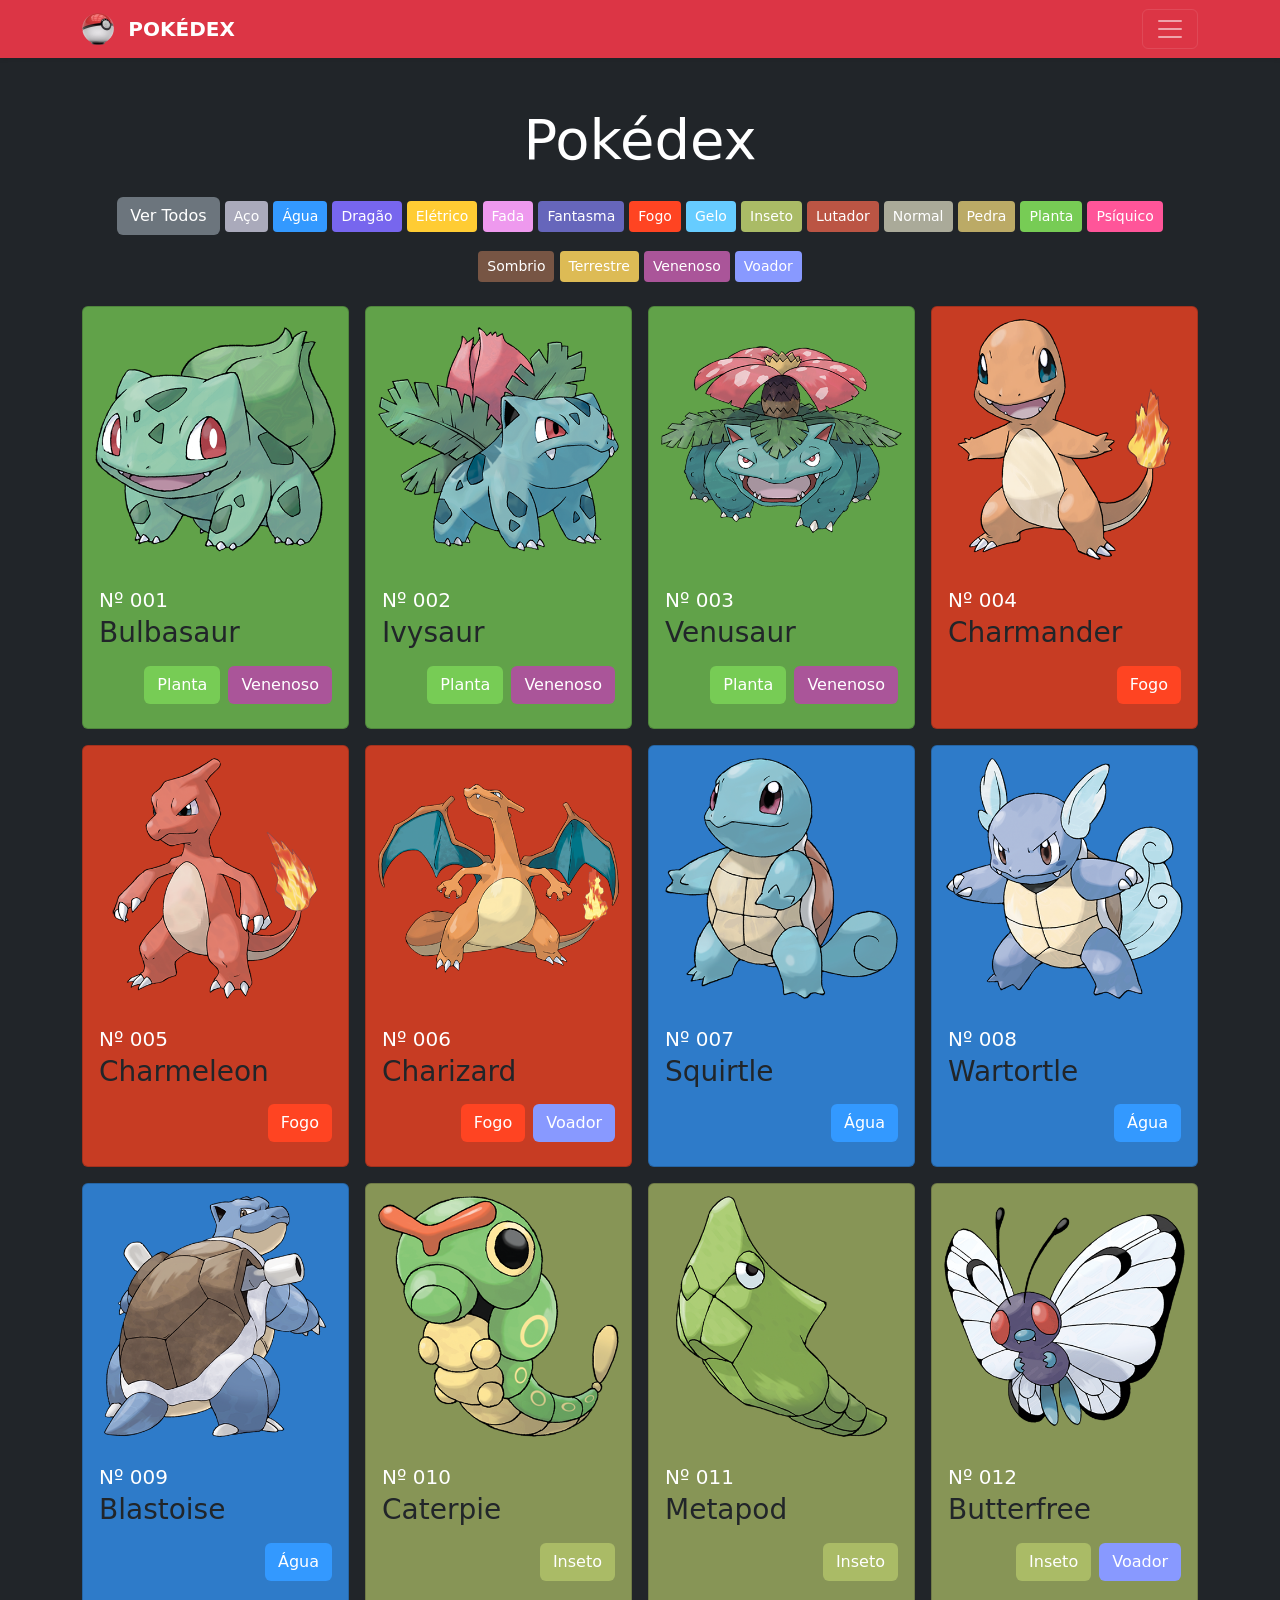
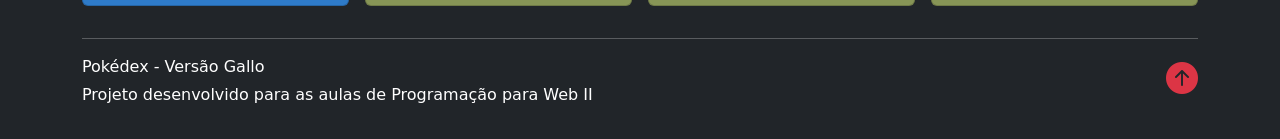
<file: Dados/Area Publica/index.html>
<!doctype html>
<html lang="pt-br">

<head>
    <meta charset="utf-8">
    <meta name="viewport" content="width=device-width, initial-scale=1">
    <title>Pokedex</title>

    <!-- Favicons -->
    <link rel="apple-touch-icon" href="img/favicons/apple-touch-icon.png" sizes="180x180">
    <link rel="icon" href="img/favicons/favicon-32x32.png" sizes="32x32" type="image/png">
    <link rel="icon" href="img/favicons/favicon-16x16.png" sizes="16x16" type="image/png">
    <link rel="icon" href="img/favicons/favicon.ico">

    <link href="https://cdn.jsdelivr.net/npm/bootstrap@5.3.3/dist/css/bootstrap.min.css" rel="stylesheet">
    <link rel="stylesheet" href="css/site.css" />

</head>

<body class="min-vh-100 d-flex flex-column justify-content-between bg-dark">
    <header>
        <div class="collapse bg-danger" id="navbarHeader">
            <div class="container">
                <div class="row">
                    <div class="col-sm-8 col-md-7 py-4">
                        <h4 class="text-white">Sobre</h4>
                        <p class="text-white">
                            Projeto desenvolvido para demonstrar a criação de páginas WEB com .Net 8.
                            Demonstrar a criação de aplicações com padrão MVC e persistência de dados em Banco MySQL,
                            além de boas práticas de Programação Orientada a Objetos e Páginas Dinâmicas.
                        </p>
                    </div>
                    <div class="col-sm-4 offset-md-1 py-4">
                        <h4 class="text-white">Contatos</h4>
                        <ul class="list-unstyled">
                            <li><a href="#" class="text-white">Follow on Twitter</a></li>
                            <li><a href="#" class="text-white">Like on Facebook</a></li>
                            <li><a href="#" class="text-white">E-mail</a></li>
                        </ul>
                    </div>
                </div>
            </div>
        </div>
        <div class="navbar navbar-dark bg-danger shadow-sm">
            <div class="container">
                <a href="#" class="navbar-brand d-flex align-items-center">
                    <img src="img/favicons/favicon-32x32.png" alt="Pokeball" class="me-2" />
                    &nbsp;<strong>POKÉDEX</strong>
                </a>
                <button class="navbar-toggler" type="button" data-bs-toggle="collapse" data-bs-target="#navbarHeader"
                    aria-controls="navbarHeader" aria-expanded="false" aria-label="Toggle navigation">
                    <span class="navbar-toggler-icon"></span>
                </button>
            </div>
        </div>
    </header>

    <main class="flex-fill d-flex align-items-center">
        <div class="pt-5 container">
            <div class="row">
                <div class="col mx-auto text-center">
                    <h1 class="display-4 text-white">Pokédex</h1>
                    <div class="my-3">
                        <button id="btn-all" class="btn btn-md my-2 text-white bg-secondary btn-filter">Ver
                            Todos</button>
                        <button id="btn-aço" class="btn btn-sm my-2 text-white btn-filter"
                            style="background-color:#aab">Aço</button>
                        <button id="btn-aço" class="btn btn-sm my-2 text-white btn-filter"
                            style="background-color:#39f">Água</button>
                        <button id="btn-aço" class="btn btn-sm my-2 text-white btn-filter"
                            style="background-color:#76e">Dragão</button>
                        <button id="btn-aço" class="btn btn-sm my-2 text-white btn-filter"
                            style="background-color:#fc3">Elétrico</button>
                        <button id="btn-aço" class="btn btn-sm my-2 text-white btn-filter"
                            style="background-color:#e9e">Fada</button>
                        <button id="btn-aço" class="btn btn-sm my-2 text-white btn-filter"
                            style="background-color:#66b">Fantasma</button>
                        <button id="btn-aço" class="btn btn-sm my-2 text-white btn-filter"
                            style="background-color:#f42">Fogo</button>
                        <button id="btn-aço" class="btn btn-sm my-2 text-white btn-filter"
                            style="background-color:#6cf">Gelo</button>
                        <button id="btn-aço" class="btn btn-sm my-2 text-white btn-filter"
                            style="background-color:#ab6">Inseto</button>
                        <button id="btn-aço" class="btn btn-sm my-2 text-white btn-filter"
                            style="background-color:#b54">Lutador</button>
                        <button id="btn-aço" class="btn btn-sm my-2 text-white btn-filter"
                            style="background-color:#aa9">Normal</button>
                        <button id="btn-aço" class="btn btn-sm my-2 text-white btn-filter"
                            style="background-color:#ba6">Pedra</button>
                        <button id="btn-aço" class="btn btn-sm my-2 text-white btn-filter"
                            style="background-color:#7c5">Planta</button>
                        <button id="btn-aço" class="btn btn-sm my-2 text-white btn-filter"
                            style="background-color:#f59">Psíquico</button>
                        <button id="btn-aço" class="btn btn-sm my-2 text-white btn-filter"
                            style="background-color:#754">Sombrio</button>
                        <button id="btn-aço" class="btn btn-sm my-2 text-white btn-filter"
                            style="background-color:#db5">Terrestre</button>
                        <button id="btn-aço" class="btn btn-sm my-2 text-white btn-filter"
                            style="background-color:#a59">Venenoso</button>
                        <button id="btn-aço" class="btn btn-sm my-2 text-white btn-filter"
                            style="background-color:#89f">Voador</button>
                    </div>
                </div>
            </div>

            <div class="row row-cols-1 row-cols-sm-2 row-cols-md-3 row-cols-lg-4 g-3">

                <!-- Card Pokemon - Inicio -->
                <div class="col">
                    <a href="#" class="text-decoration-none">
                        <div class="card" style="background-color: rgba(119, 204, 85, 0.75)">
                            <img src="img/pokemons/001.png" class="card-img-top" alt="Bulbasaur" />
                            <div class="card-body">
                                <h5 class="card-text mb-1 text-white">Nº 001</h5>
                                <h3 class="card-title text-dark">Bulbasaur</h3>
                                <div class="d-flex justify-content-between align-items-center">
                                    <div class="d-flex gap-2 my-2">
                                        <a href="#" class="btn text-white"
                                            style="background-color:rgba(119, 204, 85, 1)">Planta</a>
                                        <a href="#" class="btn text-white" style="background-color:#a59">Venenoso</a>
                                    </div>
                                </div>
                            </div>
                        </div>
                    </a>
                </div>
                <!-- Card Pokemon - Fim -->

                <!-- Card Pokemon - Inicio -->
                <div class="col">
                    <a href="#" class="text-decoration-none">
                        <div class="card" style="background-color:rgba(119, 204, 85, 0.75)">
                            <img src="img/pokemons/002.png" class="card-img-top" alt="Ivysaur" />
                            <div class="card-body">
                                <h5 class="card-text mb-1 text-white">Nº 002</h5>
                                <h3 class="card-title text-dark">Ivysaur</h3>
                                <div class="d-flex justify-content-between align-items-center">
                                    <div class="d-flex gap-2 my-2">
                                        <a href="#" class="btn text-white" style="background-color:#7c5">Planta</a>
                                        <a href="#" class="btn text-white" style="background-color:#a59">Venenoso</a>
                                    </div>
                                </div>
                            </div>
                        </div>
                    </a>
                </div>
                <!-- Card Pokemon - Fim -->

                <!-- Card Pokemon - Inicio -->
                <div class="col">
                    <a href="#" class="text-decoration-none">
                        <div class="card" style="background-color:rgba(119, 204, 85, 0.75)">
                            <img src="img/pokemons/003.png" class="card-img-top" alt="Venusaur" />
                            <div class="card-body">
                                <h5 class="card-text mb-1 text-white">Nº 003</h5>
                                <h3 class="card-title text-dark">Venusaur</h3>
                                <div class="d-flex justify-content-between align-items-center">
                                    <div class="d-flex gap-2 my-2">
                                        <a href="#" class="btn text-white" style="background-color:#7c5">Planta</a>
                                        <a href="#" class="btn text-white" style="background-color:#a59">Venenoso</a>
                                    </div>
                                </div>
                            </div>
                        </div>
                    </a>
                </div>
                <!-- Card Pokemon - Fim -->

                <!-- Card Pokemon - Inicio -->
                <div class="col">
                    <a href="#" class="text-decoration-none">
                        <div class="card" style="background-color:rgba(255, 68, 34, 0.75)">
                            <img src="img/pokemons/004.png" class="card-img-top" alt="Charmander" />
                            <div class="card-body">
                                <h5 class="card-text mb-1 text-white">Nº 004</h5>
                                <h3 class="card-title text-dark">Charmander</h3>
                                <div class="d-flex justify-content-between align-items-center">
                                    <div class="d-flex gap-2 my-2">
                                        <a href="#" class="btn text-white"
                                            style="background-color:rgba(255, 68, 34, 1)">Fogo</a>
                                    </div>
                                </div>
                            </div>
                        </div>
                    </a>
                </div>
                <!-- Card Pokemon - Fim -->

                <!-- Card Pokemon - Inicio -->
                <div class="col">
                    <a href="#" class="text-decoration-none">
                        <div class="card" style="background-color:rgba(255, 68, 34, 0.75)">
                            <img src="img/pokemons/005.png" class="card-img-top" alt="Charmeleon" />
                            <div class="card-body">
                                <h5 class="card-text mb-1 text-white">Nº 005</h5>
                                <h3 class="card-title text-dark">Charmeleon</h3>
                                <div class="d-flex justify-content-between align-items-center">
                                    <div class="d-flex gap-2 my-2">
                                        <a href="#" class="btn text-white"
                                            style="background-color:rgba(255, 68, 34, 1)">Fogo</a>
                                    </div>
                                </div>
                            </div>
                        </div>
                    </a>
                </div>
                <!-- Card Pokemon - Fim -->

                <!-- Card Pokemon - Inicio -->
                <div class="col">
                    <a href="#" class="text-decoration-none">
                        <div class="card" style="background-color:rgba(255, 68, 34, 0.75)">
                            <img src="img/pokemons/006.png" class="card-img-top" alt="Charizard" />
                            <div class="card-body">
                                <h5 class="card-text mb-1 text-white">Nº 006</h5>
                                <h3 class="card-title text-dark">Charizard</h3>
                                <div class="d-flex justify-content-between align-items-center">
                                    <div class="d-flex gap-2 my-2">
                                        <a href="#" class="btn text-white"
                                            style="background-color:rgba(255, 68, 34, 1)">Fogo</a>
                                        <a href="#" class="btn text-white"
                                            style="background-color:rgba(136, 153, 255, 1)">Voador</a>
                                    </div>
                                </div>
                            </div>
                        </div>
                    </a>
                </div>
                <!-- Card Pokemon - Fim -->

                <!-- Card Pokemon - Inicio -->
                <div class="col">
                    <a href="#" class="text-decoration-none">
                        <div class="card" style="background-color:rgba(51, 153, 255, 0.75)">
                            <img src="img/pokemons/007.png" class="card-img-top" alt="Squirtle" />
                            <div class="card-body">
                                <h5 class="card-text mb-1 text-white">Nº 007</h5>
                                <h3 class="card-title text-dark">Squirtle</h3>
                                <div class="d-flex justify-content-between align-items-center">
                                    <div class="d-flex gap-2 my-2">
                                        <a href="#" class="btn text-white"
                                            style="background-color:rgba(51, 153, 255, 1)">Água</a>
                                    </div>
                                </div>
                            </div>
                        </div>
                    </a>
                </div>
                <!-- Card Pokemon - Fim -->

                <!-- Card Pokemon - Inicio -->
                <div class="col">
                    <a href="#" class="text-decoration-none">
                        <div class="card" style="background-color:rgba(51, 153, 255, 0.75)">
                            <img src="img/pokemons/008.png" class="card-img-top" alt="Wartortle" />
                            <div class="card-body">
                                <h5 class="card-text mb-1 text-white">Nº 008</h5>
                                <h3 class="card-title text-dark">Wartortle</h3>
                                <div class="d-flex justify-content-between align-items-center">
                                    <div class="d-flex gap-2 my-2">
                                        <a href="#" class="btn text-white" style="background-color:#39f">Água</a>
                                    </div>
                                </div>
                            </div>
                        </div>
                    </a>
                </div>
                <!-- Card Pokemon - Fim -->

                <!-- Card Pokemon - Inicio -->
                <div class="col">
                    <a href="#" class="text-decoration-none">
                        <div class="card" style="background-color:rgba(51, 153, 255, 0.75)">
                            <img src="img/pokemons/009.png" class="card-img-top" alt="Blastoise" />
                            <div class="card-body">
                                <h5 class="card-text mb-1 text-white">Nº 009</h5>
                                <h3 class="card-title text-dark">Blastoise</h3>
                                <div class="d-flex justify-content-between align-items-center">
                                    <div class="d-flex gap-2 my-2">
                                        <a href="#" class="btn text-white" style="background-color:#39f">Água</a>
                                    </div>
                                </div>
                            </div>
                        </div>
                    </a>
                </div>
                <!-- Card Pokemon - Fim -->

                <!-- Card Pokemon - Inicio -->
                <div class="col">
                    <a href="#" class="text-decoration-none">
                        <div class="card" style="background-color:rgba(170, 187, 102, 0.75)">
                            <img src="img/pokemons/010.png" class="card-img-top" alt="Caterpie" />
                            <div class="card-body">
                                <h5 class="card-text mb-1 text-white">Nº 010</h5>
                                <h3 class="card-title text-dark">Caterpie</h3>
                                <div class="d-flex justify-content-between align-items-center">
                                    <div class="d-flex gap-2 my-2">
                                        <a href="#" class="btn text-white"
                                            style="background-color:rgba(170, 187, 102, 1)">Inseto</a>
                                    </div>
                                </div>
                            </div>
                        </div>
                    </a>
                </div>
                <!-- Card Pokemon - Fim -->

                <!-- Card Pokemon - Inicio -->
                <div class="col">
                    <a href="#" class="text-decoration-none">
                        <div class="card" style="background-color:rgba(170, 187, 102, 0.75)">
                            <img src="img/pokemons/011.png" class="card-img-top" alt="Metapod" />
                            <div class="card-body">
                                <h5 class="card-text mb-1 text-white">Nº 011</h5>
                                <h3 class="card-title text-dark">Metapod</h3>
                                <div class="d-flex justify-content-between align-items-center">
                                    <div class="d-flex gap-2 my-2">
                                        <a href="#" class="btn text-white"
                                            style="background-color:rgba(170, 187, 102, 1)">Inseto</a>
                                    </div>
                                </div>
                            </div>
                        </div>
                    </a>
                </div>
                <!-- Card Pokemon - Fim -->

                <!-- Card Pokemon - Inicio -->
                <div class="col">
                    <a href="#" class="text-decoration-none">
                        <div class="card" style="background-color:rgba(170, 187, 102, 0.75)">
                            <img src="img/pokemons/012.png" class="card-img-top" alt="Butterfree" />
                            <div class="card-body">
                                <h5 class="card-text mb-1 text-white">Nº 012</h5>
                                <h3 class="card-title text-dark">Butterfree</h3>
                                <div class="d-flex justify-content-between align-items-center">
                                    <div class="d-flex gap-2 my-2">
                                        <a href="#" class="btn text-white"
                                            style="background-color:rgba(170, 187, 102, 1)">Inseto</a>
                                        <a href="#" class="btn text-white"
                                            style="background-color:rgba(136, 153, 255, 1)">Voador</a>
                                    </div>
                                </div>
                            </div>
                        </div>
                    </a>
                </div>
                <!-- Card Pokemon - Fim -->

                <div id="zeroPokemon" class="col-lg-12 text-center" hidden>
                    <h1 class="my-3 text-danger">Nenhum Pokemon Encontrado</h1>
                </div>
            </div>

        </div>
    </main>

    <footer class="py-3">
        <div class="container text-white">
            <hr>
            <p class="float-end">
                <a href="#">
                    <i class="bi bi-arrow-up-circle-fill text-danger fs-2"></i>
                </a>
            </p>
            <p class="mb-1">Pokédex - Versão Gallo</p>
            <p>Projeto desenvolvido para as aulas de Programação para Web II</p>
        </div>
    </footer>

    <script src="https://cdn.jsdelivr.net/npm/bootstrap@5.3.3/dist/js/bootstrap.bundle.min.js"></script>
</body>

</html>
</file>
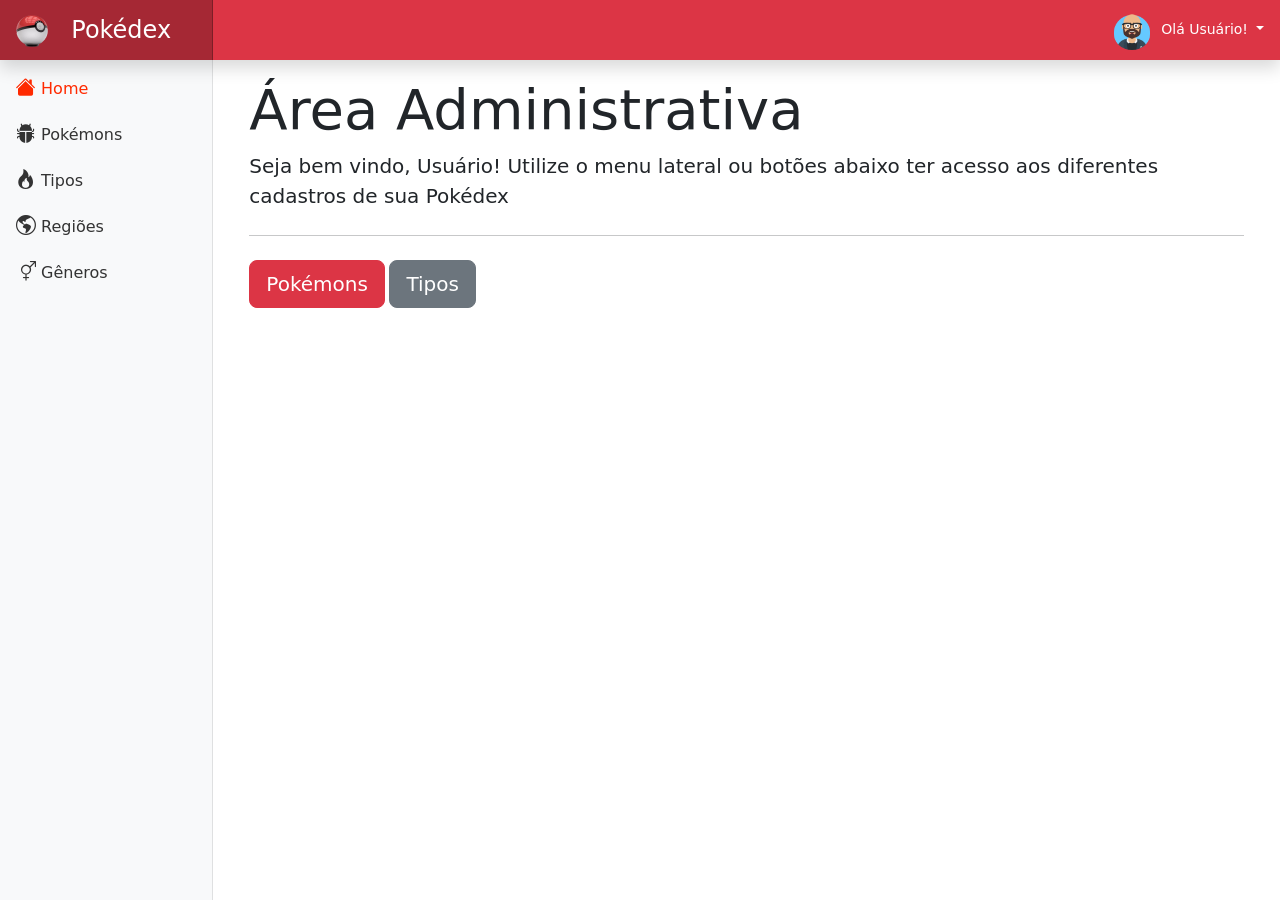
<file: Dados/Area Administrativa/Admin.html>
<!DOCTYPE html>
<html lang="pt-br">

<head>
    <meta charset="utf-8">
    <meta name="viewport" content="width=device-width, initial-scale=1, shrink-to-fit=no">
    <meta name="description" content="">
    <meta name="author" content="José Antonio Gallo Junior">
    <title>Pokédex</title>

    <!-- Favicons -->
    <link rel="apple-touch-icon" href="img/favicons/apple-touch-icon.png" sizes="180x180">
    <link rel="icon" href="img/favicons/favicon-32x32.png" sizes="32x32" type="image/png">
    <link rel="icon" href="img/favicons/favicon-16x16.png" sizes="16x16" type="image/png">
    <link rel="icon" href="img/favicons/favicon.ico">

    <link href="https://cdn.jsdelivr.net/npm/bootstrap@5.3.3/dist/css/bootstrap.min.css" rel="stylesheet">
    <link href="css/admin.css" rel="stylesheet">
</head>

<body>
    <nav class="navbar navbar-dark sticky-top bg-danger flex-md-nowrap p-0 shadow">
        <a class="navbar-brand col-md-3 col-lg-2 mr-0 px-3 fs-4" asp-action="Index" asp-controller="Admin">
            <img src="img/favicons/favicon-32x32.png" alt="Pokeball" class="me-2">&nbsp;
            Pokédex
        </a>
        <button class="navbar-toggler position-absolute d-md-none collapsed" type="button" data-toggle="collapse"
            data-target="#sidebarMenu" aria-controls="sidebarMenu" aria-expanded="false" aria-label="Toggle navigation">
            <span class="navbar-toggler-icon"></span>
        </button>

        <ul class="navbar-nav px-3">
            <div class="nav-item dropdown">
                <button class="nav-link text-white dropdown-toggle" type="button" data-bs-toggle="dropdown"
                    aria-expanded="false">
                    <img style="width:40px;height:40px; object-fit:cover; border-radius:30px"
                        src="img/usuarios/avatar.png">&nbsp;
                    Olá Usuário!</a>
                </button>
                <ul class="dropdown-menu" style="position:absolute!important; margin-left:-20px!important">
                    <li><a class="dropdown-item" href="#">Gerenciar Conta</a></li>
                    <li><a class="dropdown-item" href="#">Sair</a></li>
                </ul>
            </div>
        </ul>

    </nav>

    <div class="container-fluid">
        <div class="row">
            <nav id="sidebarMenu" class="col-md-3 col-lg-2 d-md-block bg-light sidebar collapse">
                <div class="sidebar-sticky pt-3">
                    <ul class="nav flex-column">
                        <li class="nav-item">
                            <a class="nav-link active fs-6" href="#">
                                <i class="bi bi-house-fill fs-5"></i> Home
                            </a>
                        </li>
                        <li class="nav-item">
                            <a class="nav-link fs-6" href="#">
                                <i class="bi bi-bug-fill fs-5"></i>
                                Pokémons
                            </a>
                        </li>
                        <li class="nav-item">
                            <a class="nav-link fs-6" href="#">
                                <i class="bi bi-fire fs-5"></i>
                                Tipos
                            </a>
                        </li>
                        <li class="nav-item">
                            <a class="nav-link fs-6" href="#">
                                <i class="bi bi-globe-americas fs-5"></i>
                                Regiões
                            </a>
                        </li>
                        <li class="nav-item">
                            <a class="nav-link fs-6" href="#">
                                <i class="bi bi-gender-ambiguous fs-5"></i>
                                Gêneros
                            </a>
                        </li>

                    </ul>
                </div>
            </nav>

            <main role="main" class="col-md-9 ms-sm-auto col-lg-10 px-md-4 pt-3">
                <div class="jumbotron jumbotron-fluid">
                    <div class="container">
                        <h1 class="display-4">Área Administrativa</h1>
                        <p class="lead">Seja bem vindo, Usuário! Utilize o menu lateral ou botões abaixo ter
                            acesso aos diferentes cadastros de sua Pokédex</p>
                        <hr class="my-4">
                        <a class="btn btn-danger btn-lg" asp-action="Index" asp-controller="Pokemons" role="button">Pokémons</a>
                        <a class="btn btn-secondary btn-lg" asp-action="Index" asp-controller="Types" role="button">Tipos</a>
                    </div>
                </div>
            </main>
        </div>
    </div>
    <script src="https://code.jquery.com/jquery-3.5.1.slim.min.js"></script>
    <script src="https://cdn.jsdelivr.net/npm/bootstrap@5.3.3/dist/js/bootstrap.bundle.min.js"></script>
</body>

</html>
</file>
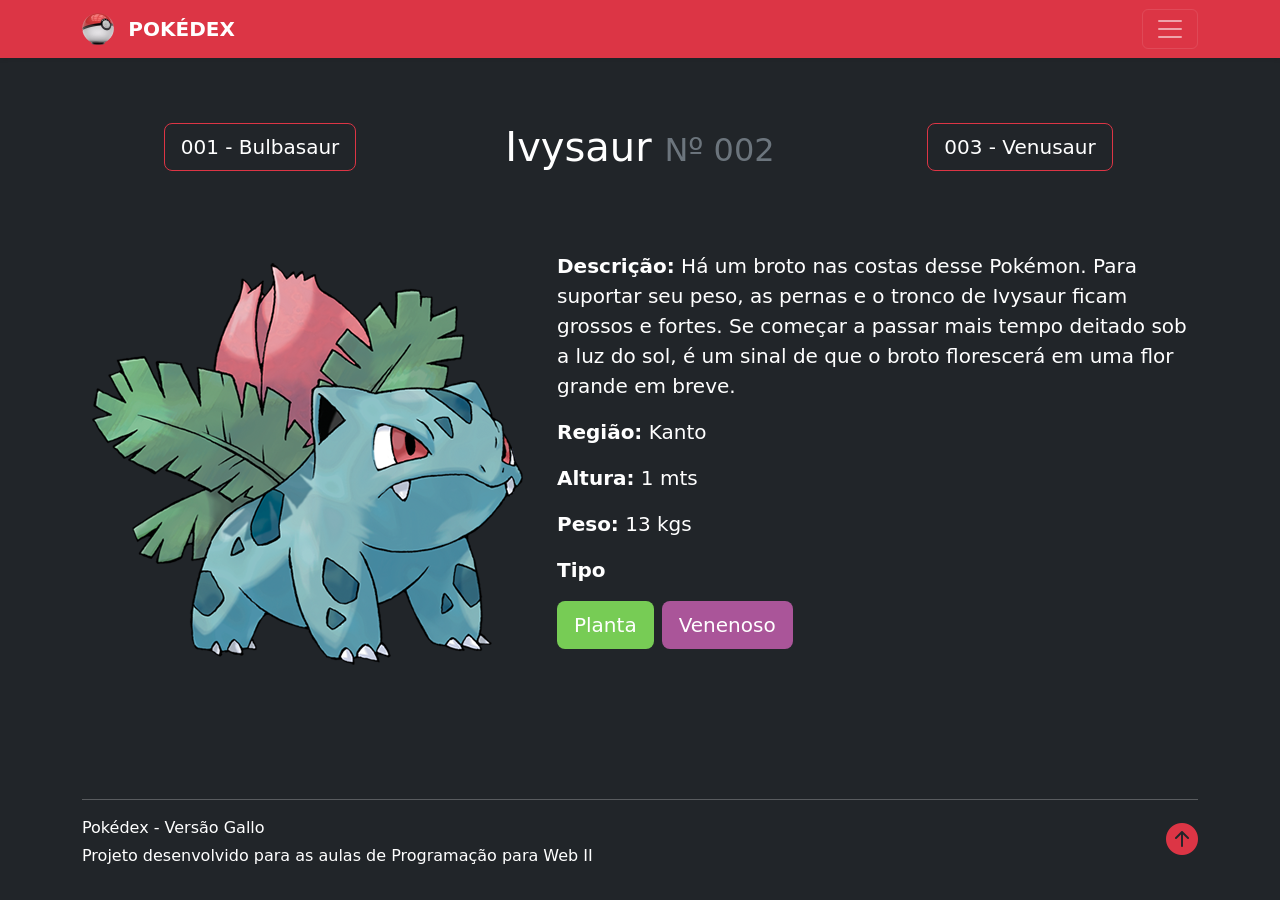
<file: Dados/Area Publica/details.html>
<!doctype html>
<html lang="pt-br">

<head>
    <meta charset="utf-8">
    <meta name="viewport" content="width=device-width, initial-scale=1">
    <title>Pokedex</title>

    <!-- Favicons -->
    <link rel="apple-touch-icon" href="img/favicons/apple-touch-icon.png" sizes="180x180">
    <link rel="icon" href="img/favicons/favicon-32x32.png" sizes="32x32" type="image/png">
    <link rel="icon" href="img/favicons/favicon-16x16.png" sizes="16x16" type="image/png">
    <link rel="icon" href="img/favicons/favicon.ico">

    <link href="https://cdn.jsdelivr.net/npm/bootstrap@5.3.3/dist/css/bootstrap.min.css" rel="stylesheet">
    <link rel="stylesheet" href="css/site.css" />

</head>

<body class="min-vh-100 d-flex flex-column justify-content-between bg-dark">
    <header>
        <div class="collapse bg-danger" id="navbarHeader">
            <div class="container">
                <div class="row">
                    <div class="col-sm-8 col-md-7 py-4">
                        <h4 class="text-white">Sobre</h4>
                        <p class="text-white">
                            Projeto desenvolvido para demonstrar a criação de páginas WEB com .Net 8.
                            Demonstrar a criação de aplicações com padrão MVC e persistência de dados em Banco MySQL,
                            além de boas práticas de Programação Orientada a Objetos e Páginas Dinâmicas.
                        </p>
                    </div>
                    <div class="col-sm-4 offset-md-1 py-4">
                        <h4 class="text-white">Contatos</h4>
                        <ul class="list-unstyled">
                            <li><a href="#" class="text-white">Follow on Twitter</a></li>
                            <li><a href="#" class="text-white">Like on Facebook</a></li>
                            <li><a href="#" class="text-white">E-mail</a></li>
                        </ul>
                    </div>
                </div>
            </div>
        </div>
        <div class="navbar navbar-dark bg-danger shadow-sm">
            <div class="container">
                <a href="#" class="navbar-brand d-flex align-items-center">
                    <img src="img/favicons/favicon-32x32.png" alt="Pokeball" class="me-2" />
                    &nbsp;<strong>POKÉDEX</strong>
                </a>
                <button class="navbar-toggler" type="button" data-bs-toggle="collapse" data-bs-target="#navbarHeader"
                    aria-controls="navbarHeader" aria-expanded="false" aria-label="Toggle navigation">
                    <span class="navbar-toggler-icon"></span>
                </button>
            </div>
        </div>
    </header>

    <main class="flex-fill d-flex align-items-center">
        <div class="container text-white">
			<div class="row">
				<div class="col text-center">
					<a href="#" class="btn btn-lg btn-outline-danger text-white">001 - Bulbasaur</a>
				</div>
				<div class="col text-center">
					<h1 class="fs-1">Ivysaur <span class="fs-2 text-secondary">Nº 002</span></h1>
				</div>
				<div class="col text-center">
					<a href="#" class="btn btn-lg btn-outline-danger text-white">003 - Venusaur</a>
				</div>
			</div>

			<div class="row mt-5">
				<div class="col-lg-5 p-0">
					<img class="img-fluid cursor-pointer" src="img/pokemons/002.png" alt="Ivysaur">
				</div>
				<div class="col-lg-7 fs-5 mt-4">
					<p class="mb-3"><strong>Descrição:</strong> Há um broto nas costas desse Pokémon. 
						Para suportar seu peso, as pernas e o tronco de Ivysaur ficam grossos e fortes.
						Se começar a passar mais tempo deitado sob a luz do sol,
						é um sinal de que o broto florescerá em uma flor grande em breve.</p>
					<p class="mb-3"><strong>Região:</strong> Kanto</p>
					<p class="mb-3"><strong>Altura:</strong> 1 mts</p>
					<p class="mb-3"><strong>Peso:</strong> 13 kgs</p>
					<p class="fw-bold">Tipo</p>
					<div class="d-flex gap-2 my-2">
						<a href="#" class="btn btn-lg text-white" style="background-color:#7c5">Planta</a>
                        <a href="#" class="btn btn-lg text-white" style="background-color:#a59">Venenoso</a>
					</div>
				</div>
			</div>
		</div>

    </main>
    <footer class="py-3">
        <div class="container text-white">
            <hr>
            <p class="float-end">
                <a href="#">
                    <i class="bi bi-arrow-up-circle-fill text-danger fs-2"></i>
                </a>
            </p>
            <p class="mb-1">Pokédex - Versão Gallo</p>
            <p>Projeto desenvolvido para as aulas de Programação para Web II</p>
        </div>
    </footer>

    <script src="https://cdn.jsdelivr.net/npm/bootstrap@5.3.3/dist/js/bootstrap.bundle.min.js"></script>
</body>

</html>
</file>
<file: Dados/Area Publica/css/site.css>
@import url("https://cdn.jsdelivr.net/npm/bootstrap-icons@1.11.3/font/bootstrap-icons.min.css");

.card:hover {
    border: 3px solid red;
    transform: scale(1.06);
    transition: 0.6s;
    z-index: 1000;
}
</file>
<file: Dados/Area Administrativa/css/admin.css>
@import url("https://cdn.jsdelivr.net/npm/bootstrap-icons@1.11.3/font/bootstrap-icons.min.css");

html {
  overflow-y: scroll;
}

body {
  font-size: .875rem;
}

svg {
  width: 16px;
  height: 16px;
  vertical-align: text-bottom;
}

/*
 * Sidebar
 */

.sidebar {
  position: fixed;
  top: 0;
  bottom: 0;
  left: 0;
  z-index: 100;
  /* Behind the navbar */
  padding: 48px 0 0;
  /* Height of navbar */
  box-shadow: inset -1px 0 0 rgba(0, 0, 0, .1);
}

@media (max-width: 767.98px) {
  .sidebar {
    top: 5rem;
  }
}

.sidebar-sticky {
  position: relative;
  top: 0;
  height: calc(100vh - 48px);
  padding-top: .5rem;
  overflow-x: hidden;
  overflow-y: auto;
  /* Scrollable contents if viewport is shorter than content. */
}

@supports ((position: -webkit-sticky) or (position: sticky)) {
  .sidebar-sticky {
    position: -webkit-sticky;
    position: sticky;
  }
}

.sidebar .nav-link {
  font-weight: 500;
  color: #333;
}

.sidebar .nav-link.active {
  color: #ff2a00;
}

.sidebar .nav-link:hover {
  color: #b30000;
}

.sidebar-heading {
  font-size: .75rem;
  text-transform: uppercase;
}

/*
 * Navbar
 */

.navbar-brand {
  padding-top: .75rem;
  padding-bottom: .75rem;
  font-size: 1rem;
  background-color: rgba(0, 0, 0, .25);
  box-shadow: inset -1px 0 0 rgba(0, 0, 0, .25);
}

.navbar .navbar-toggler {
  top: .25rem;
  right: 1rem;
}


.form-control-dark {
  color: #fff;
  background-color: rgba(255, 255, 255, .1);
  border-color: rgba(255, 255, 255, .1);
}

.form-control-dark:focus {
  border-color: transparent;
  box-shadow: 0 0 0 3px rgba(255, 255, 255, .25);
}

.bd-placeholder-img {
  font-size: 1.125rem;
  text-anchor: middle;
  -webkit-user-select: none;
  -moz-user-select: none;
  -ms-user-select: none;
  user-select: none;
}

@media(min-width: 768px) {
  .bd-placeholder-img-lg {
    font-size: 3.5rem;
  }
}


/* width */
::-webkit-scrollbar {
  width: 10px;
}

/* Track */
::-webkit-scrollbar-track {
  box-shadow: inset 0 0 5px grey;
}

/* Handle */
::-webkit-scrollbar-thumb {
  background: #911a03;
}

/* Handle on hover */
::-webkit-scrollbar-thumb:hover {
  background: #b30000;
}

.w-30 {
  width: 30%!important;
}

.w-70 {
  width: 70%!important;
}
</file>
